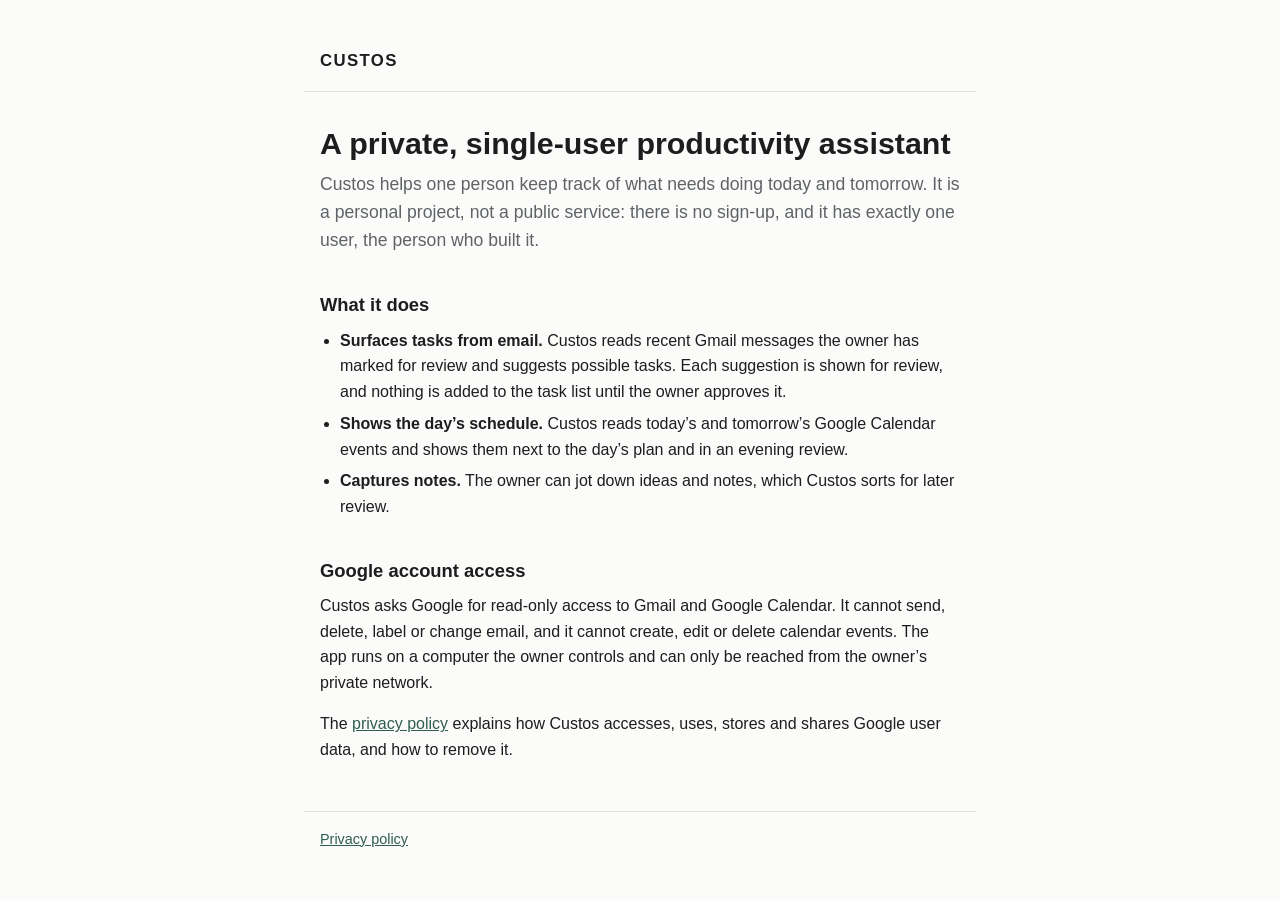
<file: index.html>
<!doctype html>
<html lang="en">
<head>
  <meta charset="utf-8">
  <meta name="viewport" content="width=device-width, initial-scale=1">
  <title>Custos</title>
  <meta name="description" content="Custos is a private, single-user productivity application.">
  <meta name="robots" content="noindex">
  <link rel="stylesheet" href="style.css">
</head>
<body>
  <header>
    <a class="wordmark" href="./">Custos</a>
  </header>

  <main>
    <h1>A private, single-user productivity assistant</h1>
    <p class="lede">Custos helps one person keep track of what needs doing today and tomorrow. It is a personal project, not a public service: there is no sign-up, and it has exactly one user, the person who built it.</p>

    <h2>What it does</h2>
    <ul>
      <li><strong>Surfaces tasks from email.</strong> Custos reads recent Gmail messages the owner has marked for review and suggests possible tasks. Each suggestion is shown for review, and nothing is added to the task list until the owner approves it.</li>
      <li><strong>Shows the day&rsquo;s schedule.</strong> Custos reads today&rsquo;s and tomorrow&rsquo;s Google Calendar events and shows them next to the day&rsquo;s plan and in an evening review.</li>
      <li><strong>Captures notes.</strong> The owner can jot down ideas and notes, which Custos sorts for later review.</li>
    </ul>

    <h2>Google account access</h2>
    <p>Custos asks Google for read-only access to Gmail and Google Calendar. It cannot send, delete, label or change email, and it cannot create, edit or delete calendar events. The app runs on a computer the owner controls and can only be reached from the owner&rsquo;s private network.</p>
    <p>The <a href="privacy/">privacy policy</a> explains how Custos accesses, uses, stores and shares Google user data, and how to remove it.</p>
  </main>

  <footer>
    <a href="privacy/">Privacy policy</a>
  </footer>
</body>
</html>
</file>
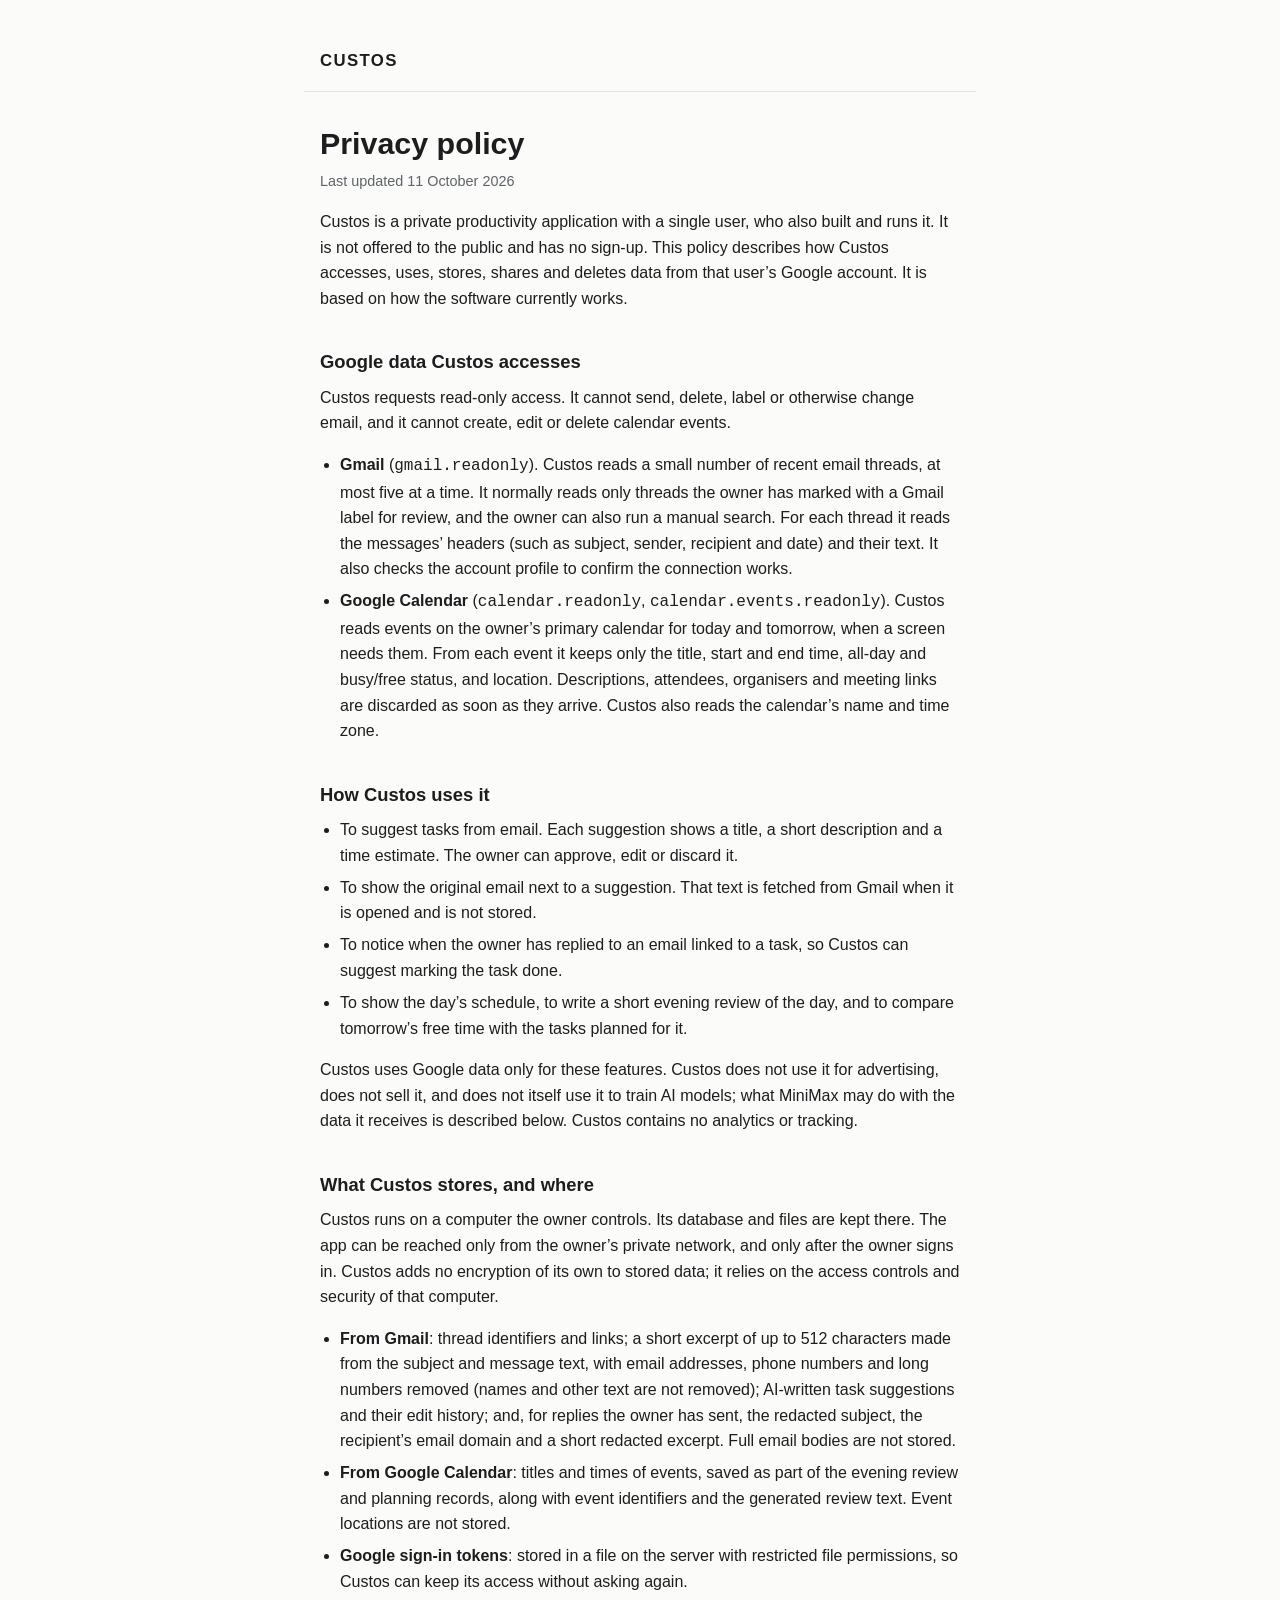
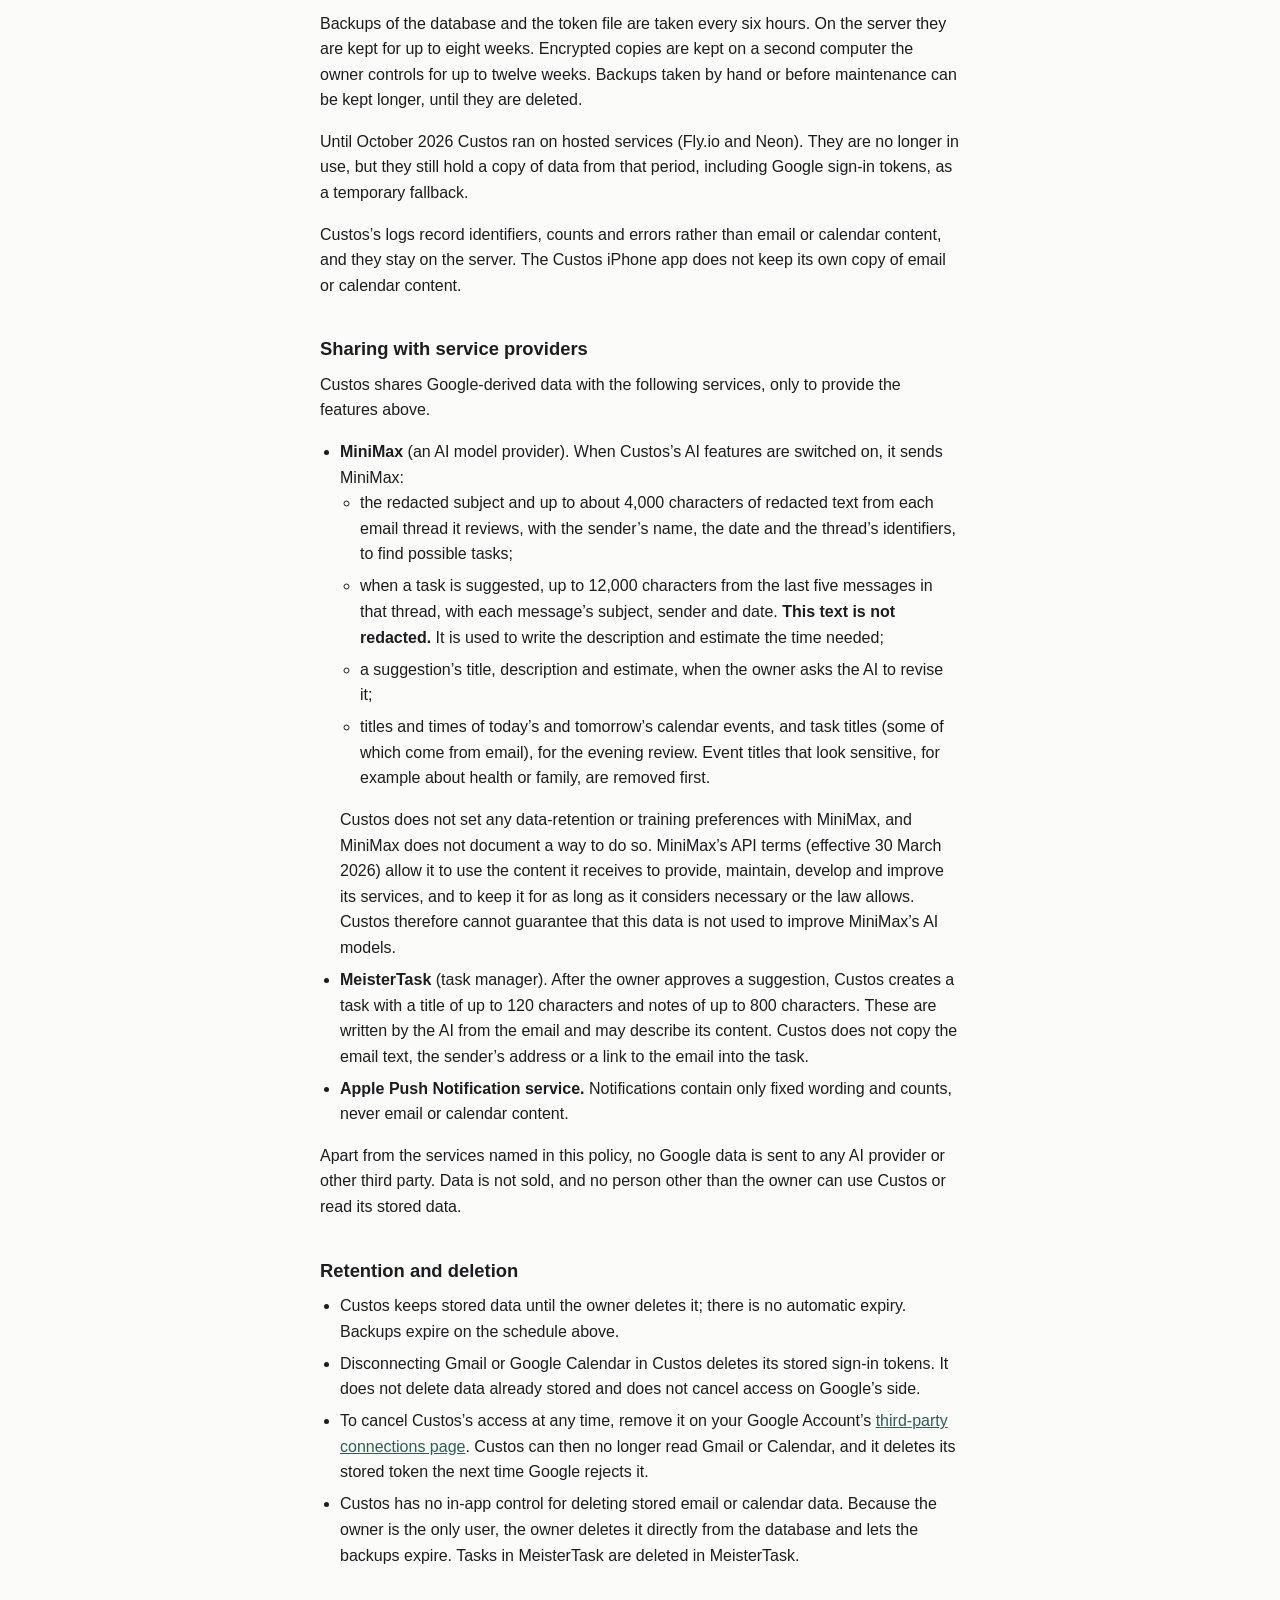
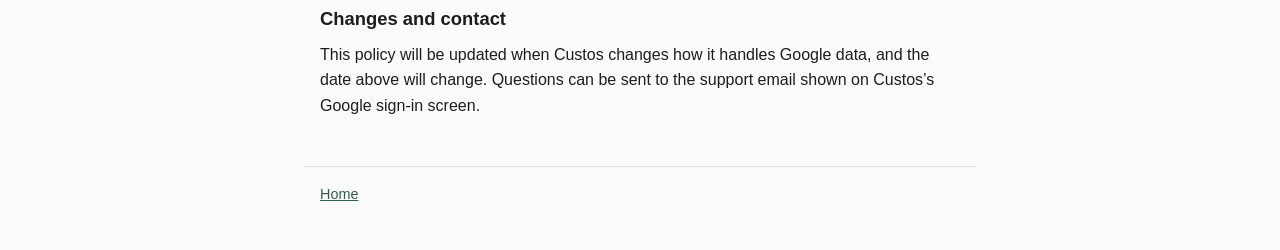
<file: privacy/index.html>
<!doctype html>
<html lang="en">
<head>
  <meta charset="utf-8">
  <meta name="viewport" content="width=device-width, initial-scale=1">
  <title>Custos Privacy Policy</title>
  <meta name="description" content="How Custos accesses, uses, stores, shares and deletes Google user data.">
  <meta name="robots" content="noindex">
  <link rel="stylesheet" href="../style.css">
</head>
<body>
  <header>
    <a class="wordmark" href="../">Custos</a>
  </header>

  <main>
    <h1>Privacy policy</h1>
    <p class="meta">Last updated 11 October 2026</p>

    <p>Custos is a private productivity application with a single user, who also built and runs it. It is not offered to the public and has no sign-up. This policy describes how Custos accesses, uses, stores, shares and deletes data from that user&rsquo;s Google account. It is based on how the software currently works.</p>

    <h2>Google data Custos accesses</h2>
    <p>Custos requests read-only access. It cannot send, delete, label or otherwise change email, and it cannot create, edit or delete calendar events.</p>
    <ul>
      <li><strong>Gmail</strong> (<code>gmail.readonly</code>). Custos reads a small number of recent email threads, at most five at a time. It normally reads only threads the owner has marked with a Gmail label for review, and the owner can also run a manual search. For each thread it reads the messages&rsquo; headers (such as subject, sender, recipient and date) and their text. It also checks the account profile to confirm the connection works.</li>
      <li><strong>Google Calendar</strong> (<code>calendar.readonly</code>, <code>calendar.events.readonly</code>). Custos reads events on the owner&rsquo;s primary calendar for today and tomorrow, when a screen needs them. From each event it keeps only the title, start and end time, all-day and busy/free status, and location. Descriptions, attendees, organisers and meeting links are discarded as soon as they arrive. Custos also reads the calendar&rsquo;s name and time zone.</li>
    </ul>

    <h2>How Custos uses it</h2>
    <ul>
      <li>To suggest tasks from email. Each suggestion shows a title, a short description and a time estimate. The owner can approve, edit or discard it.</li>
      <li>To show the original email next to a suggestion. That text is fetched from Gmail when it is opened and is not stored.</li>
      <li>To notice when the owner has replied to an email linked to a task, so Custos can suggest marking the task done.</li>
      <li>To show the day&rsquo;s schedule, to write a short evening review of the day, and to compare tomorrow&rsquo;s free time with the tasks planned for it.</li>
    </ul>
    <p>Custos uses Google data only for these features. Custos does not use it for advertising, does not sell it, and does not itself use it to train AI models; what MiniMax may do with the data it receives is described below. Custos contains no analytics or tracking.</p>

    <h2>What Custos stores, and where</h2>
    <p>Custos runs on a computer the owner controls. Its database and files are kept there. The app can be reached only from the owner&rsquo;s private network, and only after the owner signs in. Custos adds no encryption of its own to stored data; it relies on the access controls and security of that computer.</p>
    <ul>
      <li><strong>From Gmail</strong>: thread identifiers and links; a short excerpt of up to 512 characters made from the subject and message text, with email addresses, phone numbers and long numbers removed (names and other text are not removed); AI-written task suggestions and their edit history; and, for replies the owner has sent, the redacted subject, the recipient&rsquo;s email domain and a short redacted excerpt. Full email bodies are not stored.</li>
      <li><strong>From Google Calendar</strong>: titles and times of events, saved as part of the evening review and planning records, along with event identifiers and the generated review text. Event locations are not stored.</li>
      <li><strong>Google sign-in tokens</strong>: stored in a file on the server with restricted file permissions, so Custos can keep its access without asking again.</li>
    </ul>
    <p>Backups of the database and the token file are taken every six hours. On the server they are kept for up to eight weeks. Encrypted copies are kept on a second computer the owner controls for up to twelve weeks. Backups taken by hand or before maintenance can be kept longer, until they are deleted.</p>
    <p>Until October 2026 Custos ran on hosted services (Fly.io and Neon). They are no longer in use, but they still hold a copy of data from that period, including Google sign-in tokens, as a temporary fallback.</p>
    <p>Custos&rsquo;s logs record identifiers, counts and errors rather than email or calendar content, and they stay on the server. The Custos iPhone app does not keep its own copy of email or calendar content.</p>

    <h2>Sharing with service providers</h2>
    <p>Custos shares Google-derived data with the following services, only to provide the features above.</p>
    <ul>
      <li>
        <strong>MiniMax</strong> (an AI model provider). When Custos&rsquo;s AI features are switched on, it sends MiniMax:
        <ul>
          <li>the redacted subject and up to about 4,000 characters of redacted text from each email thread it reviews, with the sender&rsquo;s name, the date and the thread&rsquo;s identifiers, to find possible tasks;</li>
          <li>when a task is suggested, up to 12,000 characters from the last five messages in that thread, with each message&rsquo;s subject, sender and date. <strong>This text is not redacted.</strong> It is used to write the description and estimate the time needed;</li>
          <li>a suggestion&rsquo;s title, description and estimate, when the owner asks the AI to revise it;</li>
          <li>titles and times of today&rsquo;s and tomorrow&rsquo;s calendar events, and task titles (some of which come from email), for the evening review. Event titles that look sensitive, for example about health or family, are removed first.</li>
        </ul>
        Custos does not set any data-retention or training preferences with MiniMax, and MiniMax does not document a way to do so. MiniMax&rsquo;s API terms (effective 30 March 2026) allow it to use the content it receives to provide, maintain, develop and improve its services, and to keep it for as long as it considers necessary or the law allows. Custos therefore cannot guarantee that this data is not used to improve MiniMax&rsquo;s AI models.
      </li>
      <li><strong>MeisterTask</strong> (task manager). After the owner approves a suggestion, Custos creates a task with a title of up to 120 characters and notes of up to 800 characters. These are written by the AI from the email and may describe its content. Custos does not copy the email text, the sender&rsquo;s address or a link to the email into the task.</li>
      <li><strong>Apple Push Notification service.</strong> Notifications contain only fixed wording and counts, never email or calendar content.</li>
    </ul>
    <p>Apart from the services named in this policy, no Google data is sent to any AI provider or other third party. Data is not sold, and no person other than the owner can use Custos or read its stored data.</p>

    <h2>Retention and deletion</h2>
    <ul>
      <li>Custos keeps stored data until the owner deletes it; there is no automatic expiry. Backups expire on the schedule above.</li>
      <li>Disconnecting Gmail or Google Calendar in Custos deletes its stored sign-in tokens. It does not delete data already stored and does not cancel access on Google&rsquo;s side.</li>
      <li>To cancel Custos&rsquo;s access at any time, remove it on your Google Account&rsquo;s <a href="https://myaccount.google.com/connections">third-party connections page</a>. Custos can then no longer read Gmail or Calendar, and it deletes its stored token the next time Google rejects it.</li>
      <li>Custos has no in-app control for deleting stored email or calendar data. Because the owner is the only user, the owner deletes it directly from the database and lets the backups expire. Tasks in MeisterTask are deleted in MeisterTask.</li>
    </ul>

    <h2>Changes and contact</h2>
    <p>This policy will be updated when Custos changes how it handles Google data, and the date above will change. Questions can be sent to the support email shown on Custos&rsquo;s Google sign-in screen.</p>
  </main>

  <footer>
    <a href="../">Home</a>
  </footer>
</body>
</html>
</file>
<file: style.css>
:root {
  --bg: #fbfbfa;
  --fg: #1d1d1f;
  --muted: #5f6368;
  --rule: #e3e3e0;
  --accent: #2f5d50;
  color-scheme: light dark;
}

@media (prefers-color-scheme: dark) {
  :root {
    --bg: #151716;
    --fg: #ececea;
    --muted: #a3a8a6;
    --rule: #2c302e;
    --accent: #8cc4b2;
  }
}

* { box-sizing: border-box; }

html { -webkit-text-size-adjust: 100%; }

body {
  margin: 0;
  background: var(--bg);
  color: var(--fg);
  font: 16px/1.6 -apple-system, BlinkMacSystemFont, "Segoe UI", Roboto, "Helvetica Neue", Arial, sans-serif;
}

main, header, footer {
  max-width: 42rem;
  margin: 0 auto;
  padding: 0 16px;
}

header {
  padding-top: 3rem;
  padding-bottom: 1rem;
  border-bottom: 1px solid var(--rule);
}

.wordmark {
  font-size: 1.05rem;
  font-weight: 600;
  letter-spacing: 0.08em;
  text-transform: uppercase;
  color: var(--fg);
  text-decoration: none;
}

h1 {
  font-size: 1.9rem;
  line-height: 1.25;
  margin: 2rem 0 0.5rem;
}

h2 {
  font-size: 1.15rem;
  margin: 2.25rem 0 0.5rem;
}

p, ul { margin: 0 0 1rem; }

ul { padding-left: 1.25rem; }

li { margin-bottom: 0.4rem; }

a { color: var(--accent); }

.lede {
  font-size: 1.1rem;
  color: var(--muted);
}

.meta {
  color: var(--muted);
  font-size: 0.9rem;
}

footer {
  margin-top: 3rem;
  padding-top: 1rem;
  padding-bottom: 3rem;
  border-top: 1px solid var(--rule);
  color: var(--muted);
  font-size: 0.9rem;
}

footer a { margin-right: 1rem; }
</file>
